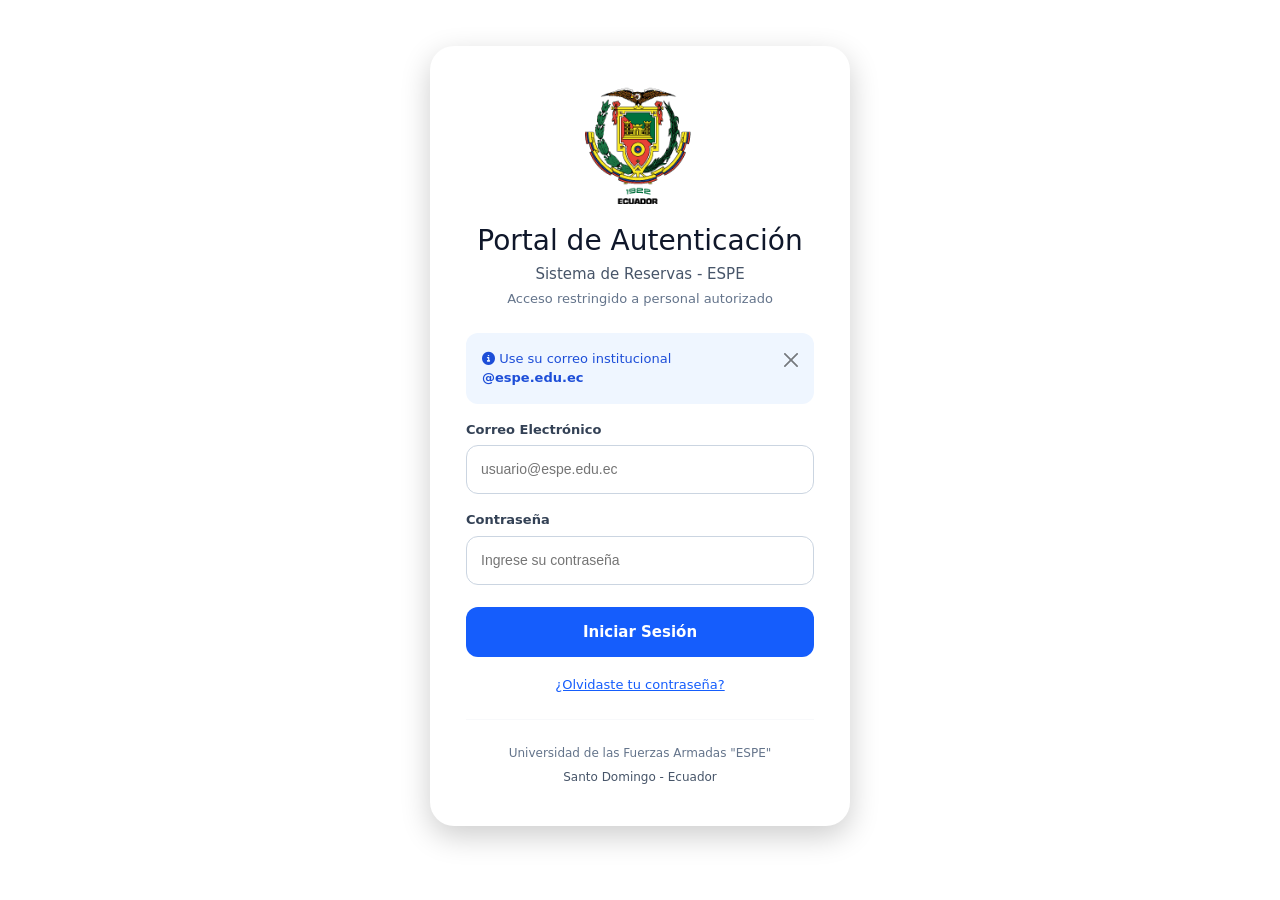
<file: index.html>
<!DOCTYPE html>
<html lang="es">

<head>
  <meta charset="UTF-8">
  <meta name="viewport" content="width=device-width, initial-scale=1.0">
  <title>EspeLab - Inicio de Sesión</title>
  <link rel="icon" href="icon/Logon_theapplication_2961.ico" type="image/x-icon">
  <!-- Bootstrap 5 -->
  <link href="https://cdn.jsdelivr.net/npm/bootstrap@5.3.3/dist/css/bootstrap.min.css" rel="stylesheet">
  <!-- Font Awesome -->
  <link rel="stylesheet" href="https://cdnjs.cloudflare.com/ajax/libs/font-awesome/6.5.0/css/all.min.css">
  <!-- CSS propios -->
  <link rel="stylesheet" href="css/general.css">
  <link rel="stylesheet" href="css/index.css">
</head>

<body>

  <main id="login-card">

    <img src="img/Logo2.png" alt="Logo ESPE" class="logo-espe">

    <h1>Portal de Autenticación</h1>
    <h2>Sistema de Reservas - ESPE</h2>
    <p class="subtitulo-login">Acceso restringido a personal autorizado</p>

    <!-- Alerta Bootstrap de bienvenida -->
    <div class="alert alert-info alert-dismissible fade show alerta-info-login" role="alert">
      <i class="fa-solid fa-circle-info"></i>
      Use su correo institucional <strong>@espe.edu.ec</strong>
      <button type="button" class="btn-close" data-bs-dismiss="alert"></button>
    </div>

    <form class="formulario-login" action="pages/Reserva/Reserva.html" method="get">
      <label for="correo">Correo Electrónico</label>
      <input type="email" id="correo" name="correo" placeholder="usuario@espe.edu.ec" required>

      <label for="contrasena">Contraseña</label>
      <input type="password" id="contrasena" name="contrasena" placeholder="Ingrese su contraseña"
        pattern="(?=.*\d)(?=.*[a-z])(?=.*[A-Z]).{8,}"
        title="Debe contener al menos un número, una letra mayúscula, una letra minúscula y tener mínimo 8 caracteres"
        required>

      <input class="btn-ingresar" title="Inicia Sesión" type="submit" value="Iniciar Sesión">
    </form>

    <p class="enlace-recuperar">
      <a title="Recuperar Contraseña" href="#">
        ¿Olvidaste tu contraseña?
      </a>
    </p>

    <hr>

    <footer>
      Universidad de las Fuerzas Armadas "ESPE"
      <p>Santo Domingo - Ecuador</p>
    </footer>

  </main>

  <script src="https://cdn.jsdelivr.net/npm/bootstrap@5.3.3/dist/js/bootstrap.bundle.min.js"></script>
</body>

</html>
</file>
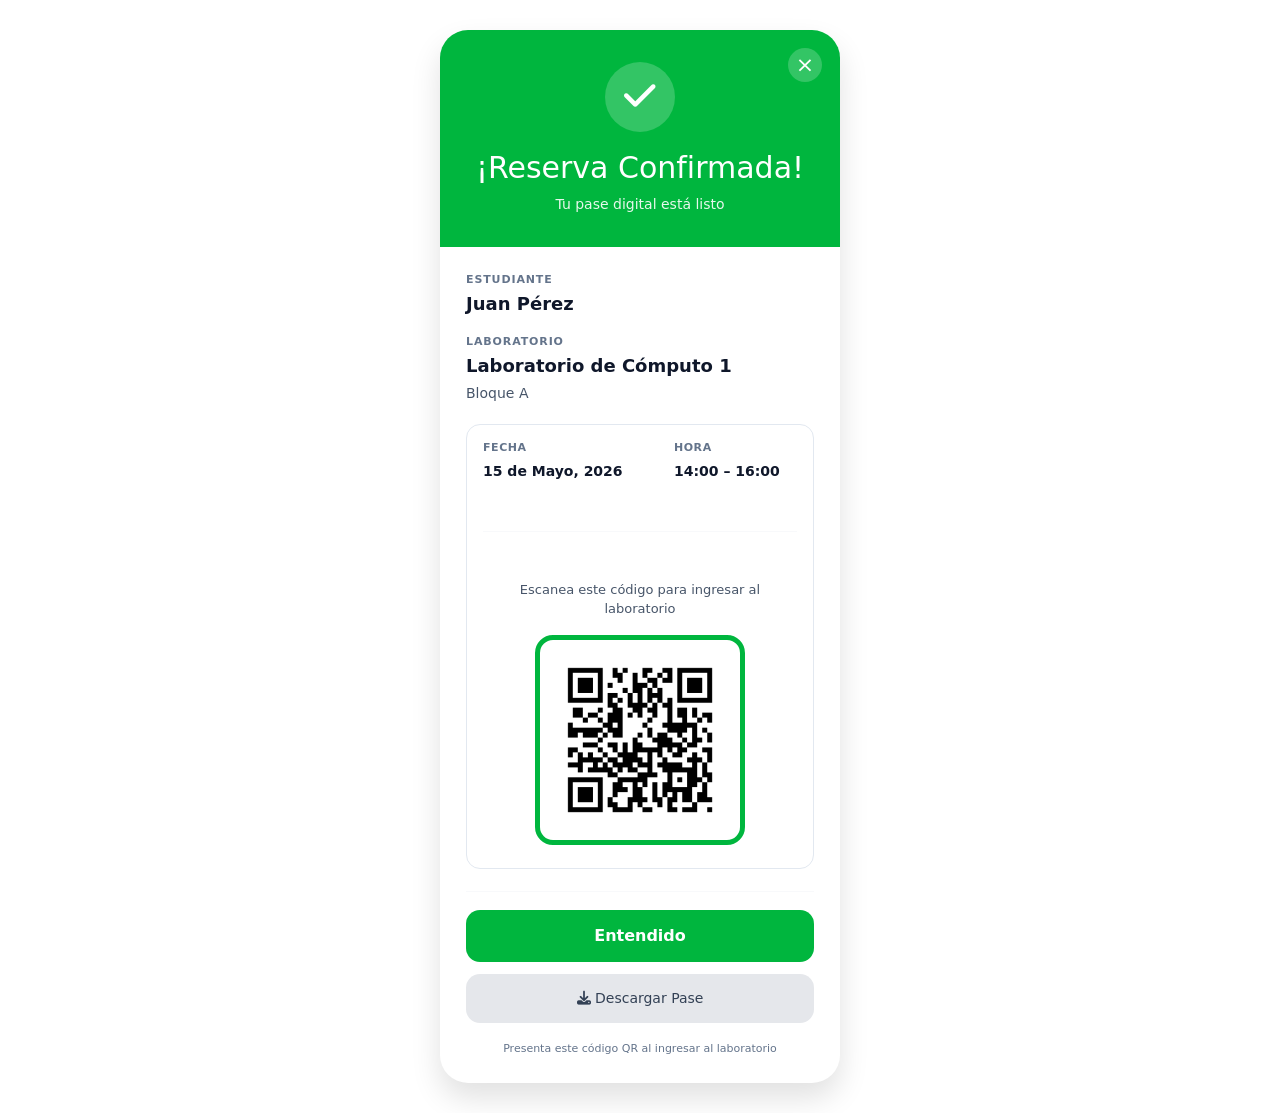
<file: pages/confirmacion/confirmacion.html>
<!DOCTYPE html>
<html lang="es">

<head>
  <meta charset="UTF-8">
  <meta name="viewport" content="width=device-width, initial-scale=1.0">
  <title>EspeLab - Confirmación de Reserva</title>
  <link href="https://cdn.jsdelivr.net/npm/bootstrap@5.3.3/dist/css/bootstrap.min.css" rel="stylesheet">
  <link rel="stylesheet" href="https://cdnjs.cloudflare.com/ajax/libs/font-awesome/6.5.0/css/all.min.css">
  <link rel="stylesheet" href="../../css/general.css">
  <link rel="stylesheet" href="../../css/confirmacion.css">
</head>

<body>

  <main id="confirmacion-card">

    <header>
      <a href="../Reserva/Reserva.html" class="btn-cerrar-modal">×</a>
      <span class="icono-check">
        <i class="fa-solid fa-check"></i>
      </span>
      <h1>¡Reserva Confirmada!</h1>
      <p>Tu pase digital está listo</p>
    </header>

    <article>

      <h2 class="etiqueta-dato">ESTUDIANTE</h2>
      <p class="valor-dato">Juan Pérez</p>

      <h2 class="etiqueta-dato">LABORATORIO</h2>
      <p class="valor-dato">Laboratorio de Cómputo 1</p>
      <p class="subtexto-dato">Bloque A</p>

      <table id="tabla-reserva">
        <tr>
          <td>
            <h3 class="label-tabla">FECHA</h3>
            <strong class="valor-tabla">15 de Mayo, 2026</strong>
          </td>
          <td>
            <h3 class="label-tabla">HORA</h3>
            <strong class="valor-tabla">14:00 – 16:00</strong>
          </td>
        </tr>
        <tr>
          <td colspan="2"><hr></td>
        </tr>
        <tr>
          <td colspan="2" class="celda-qr">
            <p class="texto-qr">Escanea este código para ingresar al laboratorio</p>
            <figure class="qr-figure">
              <img src="../../img/qr.png" alt="Código QR" width="210">
            </figure>
          </td>
        </tr>
      </table>

      <hr>

      <a href="../Reserva/Reserva.html" title="Entendido" class="btn-entendido">
        Entendido
      </a>

      <button title="Descargar pase" class="btn-descargar">
        <i class="fa-solid fa-download"></i> Descargar Pase
      </button>

      <footer>
        Presenta este código QR al ingresar al laboratorio
      </footer>

    </article>

  </main>

  <script src="https://cdn.jsdelivr.net/npm/bootstrap@5.3.3/dist/js/bootstrap.bundle.min.js"></script>
</body>

</html>
</file>
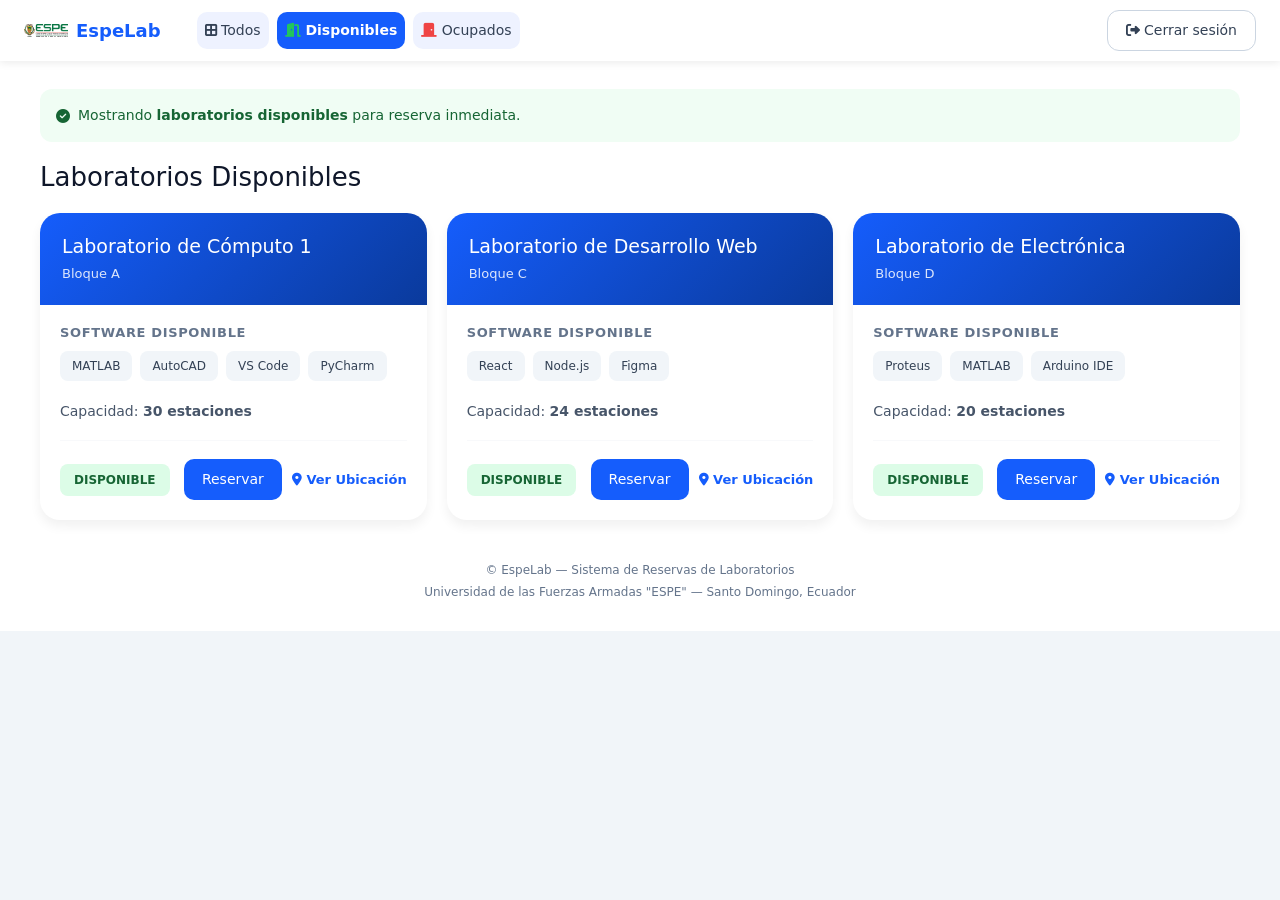
<file: pages/Disponibles/Disponibles.html>
<!DOCTYPE html>
<html lang="es">

<head>
  <meta charset="UTF-8">
  <meta name="viewport" content="width=device-width, initial-scale=1.0">
  <title>EspeLab - Laboratorios Disponibles</title>
  <link rel="icon" href="../../icon/Computer_PC_Monitor_1906.ico" type="image/x-icon">
  <link href="https://cdn.jsdelivr.net/npm/bootstrap@5.3.3/dist/css/bootstrap.min.css" rel="stylesheet">
  <link rel="stylesheet" href="https://cdnjs.cloudflare.com/ajax/libs/font-awesome/6.5.0/css/all.min.css">
  <link rel="stylesheet" href="../../css/general.css">
  <link rel="stylesheet" href="../../css/disponibles.css">
</head>

<body>

  <!-- NAVBAR -->
  <nav class="navbar navbar-expand-lg navbar-espe">
    <div class="container-fluid px-4">
      <a class="navbar-brand d-flex align-items-center gap-2" href="#">
        <img src="../../img/Logo.png" alt="Logo ESPE" class="logo-nav">
        <span class="nombre-sistema">EspeLab</span>
      </a>
      <button class="navbar-toggler" type="button" data-bs-toggle="collapse" data-bs-target="#navMenu">
        <span class="navbar-toggler-icon"></span>
      </button>
      <div class="collapse navbar-collapse" id="navMenu">
        <ul class="navbar-nav me-auto mb-2 mb-lg-0 ms-3">
          <li class="nav-item">
            <a class="nav-link nav-pill" href="../Reserva/Reserva.html">
              <i class="fa-solid fa-border-all"></i> Todos
            </a>
          </li>
          <li class="nav-item">
            <a class="nav-link nav-pill activo" href="Disponibles.html">
              <i class="fa-solid fa-door-open icono-disponible"></i> Disponibles
            </a>
          </li>
          <li class="nav-item">
            <a class="nav-link nav-pill" href="../Ocupados/Ocupados.html">
              <i class="fa-solid fa-door-closed icono-ocupado"></i> Ocupados
            </a>
          </li>
        </ul>
        <form action="../../index.html">
          <button class="btn-cerrar-sesion">
            <i class="fa-solid fa-right-from-bracket"></i> Cerrar sesión
          </button>
        </form>
      </div>
    </div>
  </nav>

  <div class="contenido-pagina">

    <!-- Alerta Bootstrap informativa -->
    <div class="alert alert-success alerta-disponibles d-flex align-items-center" role="alert">
      <i class="fa-solid fa-circle-check me-2"></i>
      <span>Mostrando <strong>laboratorios disponibles</strong> para reserva inmediata.</span>
    </div>

    <h1 class="titulo-pagina">Laboratorios Disponibles</h1>

    <main id="grilla-disponibles">

       <article class="tarjeta">
          <header>
            <h2>Laboratorio de Cómputo 1</h2>
            <p>Bloque A</p>
          </header>
          <section>
            <h3>Software Disponible</h3>
            <div class="lista-software">
              <span class="tag-software">MATLAB</span>
              <span class="tag-software">AutoCAD</span>
              <span class="tag-software">VS Code</span>
              <span class="tag-software">PyCharm</span>
            </div>
            <p class="capacidad-lab">Capacidad: <strong>30 estaciones</strong></p>
            <hr>
            <footer>
              <span class="badge-disponible">DISPONIBLE</span>
              <div class="acciones-tarjeta">
                <button class="btn-reservar" data-bs-toggle="modal" data-bs-target="#modalReserva">
                  Reservar
                </button>
                <a href="https://maps.app.goo.gl/d2ScjC3G9fAjWrZv9" target="_blank" class="enlace-ubicacion">
                  <i class="fa-solid fa-location-dot"></i> Ver Ubicación
                </a>
              </div>
            </footer>
          </section>
        </article>


      <article class="tarjeta">
          <header>
            <h2>Laboratorio de Desarrollo Web</h2>
            <p>Bloque C</p>
          </header>
          <section>
            <h3>Software Disponible</h3>
            <div class="lista-software">
              <span class="tag-software">React</span>
              <span class="tag-software">Node.js</span>
              <span class="tag-software">Figma</span>
            </div>
            <p class="capacidad-lab">Capacidad: <strong>24 estaciones</strong></p>
            <hr>
            <footer>
              <span class="badge-disponible">DISPONIBLE</span>
              <div class="acciones-tarjeta">
                <button class="btn-reservar" data-bs-toggle="modal" data-bs-target="#modalReserva">
                  Reservar
                </button>
                <a href="https://maps.app.goo.gl/d2ScjC3G9fAjWrZv9" target="_blank" class="enlace-ubicacion">
                  <i class="fa-solid fa-location-dot"></i> Ver Ubicación
                </a>
              </div>
            </footer>
          </section>
        </article>

      <article class="tarjeta">
          <header>
            <h2>Laboratorio de Electrónica</h2>
            <p>Bloque D</p>
          </header>
          <section>
            <h3>Software Disponible</h3>
            <div class="lista-software">
              <span class="tag-software">Proteus</span>
              <span class="tag-software">MATLAB</span>
              <span class="tag-software">Arduino IDE</span>
            </div>
            <p class="capacidad-lab">Capacidad: <strong>20 estaciones</strong></p>
            <hr>
            <footer>
              <span class="badge-disponible">DISPONIBLE</span>
              <div class="acciones-tarjeta">
                <button class="btn-reservar" data-bs-toggle="modal" data-bs-target="#modalReserva">
                  Reservar
                </button>
                <a href="https://maps.app.goo.gl/d2ScjC3G9fAjWrZv9" target="_blank" class="enlace-ubicacion">
                  <i class="fa-solid fa-location-dot"></i> Ver Ubicación
                </a>
              </div>
            </footer>
          </section>
        </article>
    </main>

    <!-- Modal -->
    <div class="modal fade" id="modalReserva" tabindex="-1" aria-labelledby="modalReservaLabel" aria-hidden="true">
      <div class="modal-dialog modal-dialog-centered">
        <form action="../confirmacion/confirmacion.html" method="GET" class="modal-content modal-espe">

          <div class="modal-header modal-header-espe">
            <h5 class="modal-title" id="modalReservaLabel">
              <i class="fa-solid fa-calendar-check"></i> Confirmar Reserva
            </h5>
            <button type="button" class="btn-close btn-close-white" data-bs-dismiss="modal" type="button"></button>
          </div>

          <div class="modal-body">
            <p class="modal-lab-nombre" id="modalLabNombre">Laboratorio de Cómputo 1</p>
            <p class="modal-lab-bloque" id="modalLabBloque">Bloque A</p>
            <hr>

            <div class="modal-form-grupo">
              <label for="modalFecha">Fecha de reserva</label>
              <input type="date" class="modal-input" id="modalFecha" name="fecha" required>
            </div>

            <div class="modal-form-grupo">
              <label for="modalHoraInicio">Hora inicio</label>
              <input type="time" class="modal-input" id="modalHoraInicio" name="hora_inicio" required>
            </div>

            <div class="modal-form-grupo">
              <label for="modalHoraFin">Hora fin</label>
              <input type="time" class="modal-input" id="modalHoraFin" name="hora_fin" required>
            </div>
          </div>

          <div class="modal-footer modal-footer-espe">
            <button type="button" class="btn-modal-cancelar" data-bs-dismiss="modal">Cancelar</button>
            <button type="submit" class="btn-modal-confirmar">
              <i class="fa-solid fa-check"></i> Confirmar Reserva
            </button>
          </div>

        </form>
      </div>
    </div>

    <footer id="pie-pagina">
      &copy; EspeLab — Sistema de Reservas de Laboratorios<br>
      Universidad de las Fuerzas Armadas "ESPE" — Santo Domingo, Ecuador
    </footer>

  </div>

  <script src="https://cdn.jsdelivr.net/npm/bootstrap@5.3.3/dist/js/bootstrap.bundle.min.js"></script>
</body>

</html>
</file>
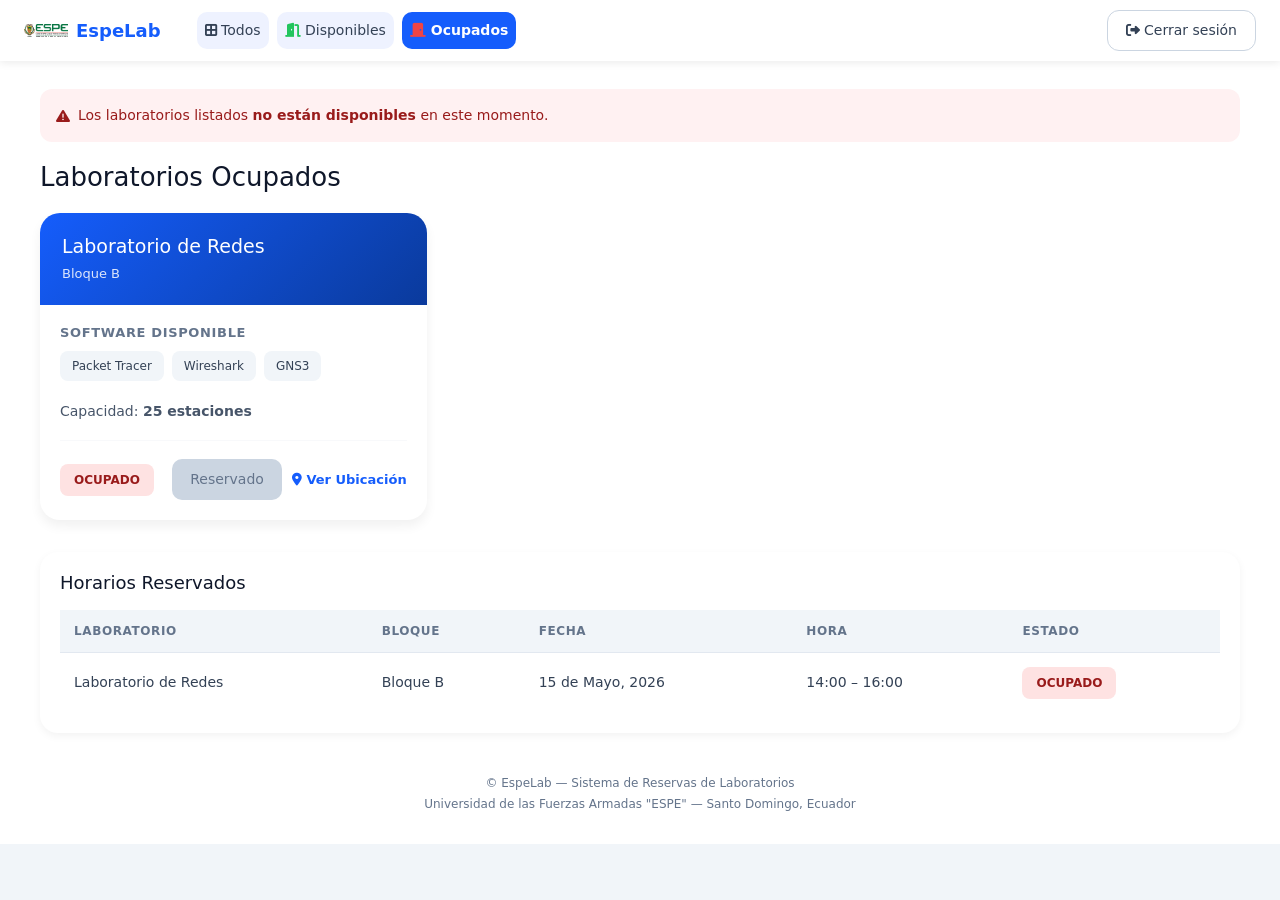
<file: pages/Ocupados/Ocupados.html>
<!DOCTYPE html>
<html lang="es">

<head>
  <meta charset="UTF-8">
  <meta name="viewport" content="width=device-width, initial-scale=1.0">
  <title>EspeLab - Laboratorios Ocupados</title>
  <link rel="icon" href="../../icon/Computer_PC_Monitor_1906.ico" type="image/x-icon">
  <link href="https://cdn.jsdelivr.net/npm/bootstrap@5.3.3/dist/css/bootstrap.min.css" rel="stylesheet">
  <link rel="stylesheet" href="https://cdnjs.cloudflare.com/ajax/libs/font-awesome/6.5.0/css/all.min.css">
  <link rel="stylesheet" href="../../css/general.css">
  <link rel="stylesheet" href="../../css/ocupados.css">
    <script src="https://cdn.jsdelivr.net/npm/bootstrap@5.3.3/dist/js/bootstrap.bundle.min.js"></script>
</head>

<body>

  <!-- NAVBAR -->
  <nav class="navbar navbar-expand-lg navbar-espe">
    <div class="container-fluid px-4">
      <a class="navbar-brand d-flex align-items-center gap-2" href="#">
        <img src="../../img/Logo.png" alt="Logo ESPE" class="logo-nav">
        <span class="nombre-sistema">EspeLab</span>
      </a>
      <button class="navbar-toggler" type="button" data-bs-toggle="collapse" data-bs-target="#navMenu">
        <span class="navbar-toggler-icon"></span>
      </button>
      <div class="collapse navbar-collapse" id="navMenu">
        <ul class="navbar-nav me-auto mb-2 mb-lg-0 ms-3">
          <li class="nav-item">
            <a class="nav-link nav-pill" href="../Reserva/Reserva.html">
              <i class="fa-solid fa-border-all"></i> Todos
            </a>
          </li>
          <li class="nav-item">
            <a class="nav-link nav-pill" href="../Disponibles/Disponibles.html">
              <i class="fa-solid fa-door-open icono-disponible"></i> Disponibles
            </a>
          </li>
          <li class="nav-item">
            <a class="nav-link nav-pill activo" href="Ocupados.html">
              <i class="fa-solid fa-door-closed icono-ocupado"></i> Ocupados
            </a>
          </li>
        </ul>
        <form action="../../index.html">
          <button class="btn-cerrar-sesion">
            <i class="fa-solid fa-right-from-bracket"></i> Cerrar sesión
          </button>
        </form>
      </div>
    </div>
  </nav>

  <div class="contenido-pagina">

    <!-- Alerta de advertencia Bootstrap -->
    <div class="alert alert-danger alerta-ocupados d-flex align-items-center" role="alert">
      <i class="fa-solid fa-triangle-exclamation me-2"></i>
      <span>Los laboratorios listados <strong>no están disponibles</strong> en este momento.</span>
    </div>

    <h1 class="titulo-pagina">Laboratorios Ocupados</h1>

    <main id="grilla-ocupados">

       <article class="tarjeta">
          <header>
            <h2>Laboratorio de Redes</h2>
            <p>Bloque B</p>
          </header>
          <section>
            <h3>Software Disponible</h3>
            <div class="lista-software">
              <span class="tag-software">Packet Tracer</span>
              <span class="tag-software">Wireshark</span>
              <span class="tag-software">GNS3</span>
            </div>
            <p class="capacidad-lab">Capacidad: <strong>25 estaciones</strong></p>
            <hr>
            <footer>
              <span class="badge-ocupado">OCUPADO</span>
              <div class="acciones-tarjeta">
                <button disabled class="btn-reservado">Reservado</button>
                <a href="https://maps.app.goo.gl/d2ScjC3G9fAjWrZv9" target="_blank" class="enlace-ubicacion">
                  <i class="fa-solid fa-location-dot"></i> Ver Ubicación
                </a>
              </div>
            </footer>
          </section>
        </article>


    </main>

    <!-- Tabla de horarios ocupados -->
    <section class="seccion-tabla-horarios mt-4">
      <h2 class="titulo-seccion">Horarios Reservados</h2>
      <div class="tabla-responsive-wrapper">
        <table class="tabla-horarios">
          <thead>
            <tr>
              <th>Laboratorio</th>
              <th>Bloque</th>
              <th>Fecha</th>
              <th>Hora</th>
              <th>Estado</th>
            </tr>
          </thead>
          <tbody>
            <tr>
              <td>Laboratorio de Redes</td>
              <td>Bloque B</td>
              <td>15 de Mayo, 2026</td>
              <td>14:00 – 16:00</td>
              <td><span class="badge-ocupado">OCUPADO</span></td>
            </tr>
          </tbody>
        </table>
      </div>
    </section>

    <footer id="pie-pagina">
      &copy; EspeLab — Sistema de Reservas de Laboratorios<br>
      Universidad de las Fuerzas Armadas "ESPE" — Santo Domingo, Ecuador
    </footer>

  </div>


</body>

</html>
</file>
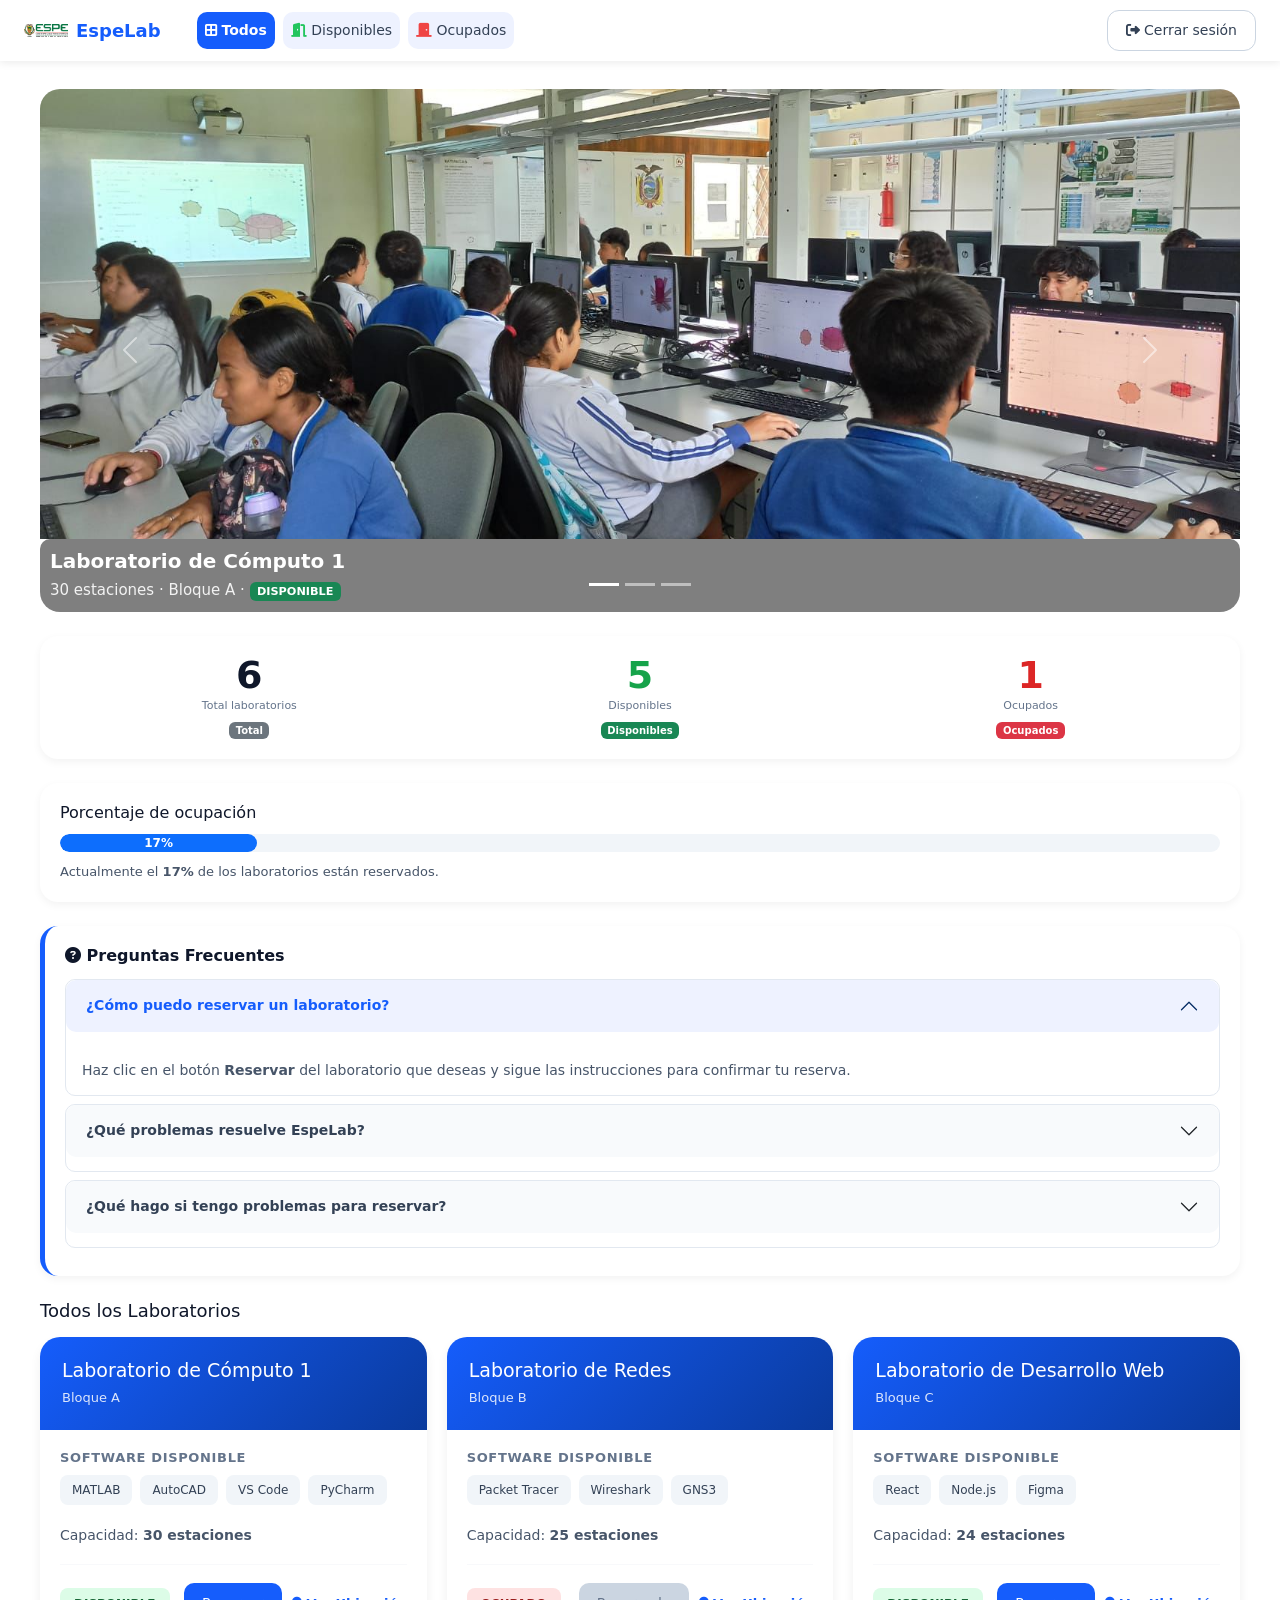
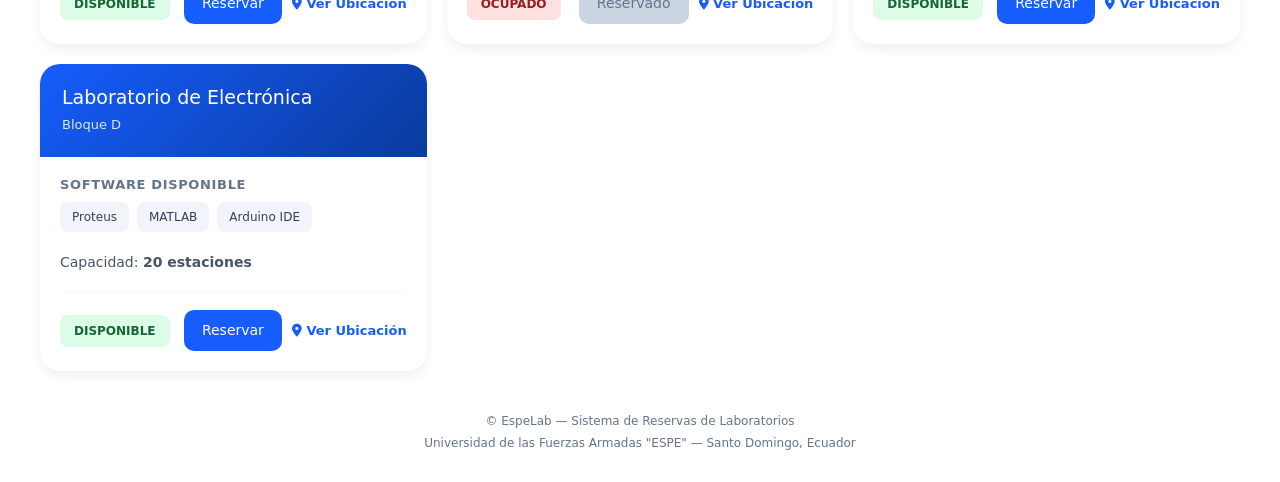
<file: pages/Reserva/Reserva.html>
<!DOCTYPE html>
<html lang="es">

<head>
  <meta charset="UTF-8">
  <meta name="viewport" content="width=device-width, initial-scale=1.0">
  <title>EspeLab - Reserva de Laboratorios</title>
  <link rel="icon" href="../../icon/Computer_PC_Monitor_1906.ico" type="image/x-icon">
  <!-- Bootstrap 5 -->
  <link href="https://cdn.jsdelivr.net/npm/bootstrap@5.3.3/dist/css/bootstrap.min.css" rel="stylesheet">
  <!-- Font Awesome -->
  <link rel="stylesheet" href="https://cdnjs.cloudflare.com/ajax/libs/font-awesome/6.5.0/css/all.min.css">
  <!-- CSS propios -->
  <link rel="stylesheet" href="../../css/general.css">
  <link rel="stylesheet" href="../../css/reserva.css">

  <script src="https://cdn.jsdelivr.net/npm/bootstrap@5.3.3/dist/js/bootstrap.bundle.min.js"></script>
</head>

<body>

  <!-- ===== NAVBAR BOOTSTRAP ===== -->
  <nav class="navbar navbar-expand-lg navbar-espe">
    <div class="container-fluid px-4">

      <a class="navbar-brand d-flex align-items-center gap-2" href="#">
        <img src="../../img/Logo.png" alt="Logo ESPE" class="logo-nav">
        <span class="nombre-sistema">EspeLab</span>
      </a>

      <button class="navbar-toggler" type="button" data-bs-toggle="collapse" data-bs-target="#navMenu">
        <span class="navbar-toggler-icon"></span>
      </button>

      <div class="collapse navbar-collapse" id="navMenu">
        <ul class="navbar-nav me-auto mb-2 mb-lg-0 ms-3">
          <li class="nav-item">
            <a class="nav-link nav-pill activo" href="Reserva.html">
              <i class="fa-solid fa-border-all"></i> Todos
            </a>
          </li>
          <li class="nav-item">
            <a class="nav-link nav-pill" href="../Disponibles/Disponibles.html">
              <i class="fa-solid fa-door-open icono-disponible"></i> Disponibles
            </a>
          </li>
          <li class="nav-item">
            <a class="nav-link nav-pill" href="../Ocupados/Ocupados.html">
              <i class="fa-solid fa-door-closed icono-ocupado"></i> Ocupados
            </a>
          </li>
        </ul>
        <form action="../../index.html">
          <button class="btn-cerrar-sesion">
            <i class="fa-solid fa-right-from-bracket"></i> Cerrar sesión
          </button>
        </form>
      </div>

    </div>
  </nav>

  <div class="contenido-pagina">

    <!-- ===== CARRUSEL BOOTSTRAP ===== -->
   <section class="seccion-carrusel mb-4">
    <div id="carruselLabs" class="carousel slide carousel-fade" data-bs-ride="carousel">

        <div class="carousel-indicators">
            <button type="button" data-bs-target="#carruselLabs" data-bs-slide-to="0" class="active"></button>
            <button type="button" data-bs-target="#carruselLabs" data-bs-slide-to="1"></button>
            <button type="button" data-bs-target="#carruselLabs" data-bs-slide-to="2"></button>
        </div>

        <div class="carousel-inner">

            <div class="carousel-item active">
                <img src="../../img/lab1.jpeg" alt="Laboratorio de cómputo" class="d-block w-100">
                <div class="carousel-caption">
                    <h3>Laboratorio de Cómputo 1</h3>
                    <p>30 estaciones · Bloque A · <span class="badge bg-success">DISPONIBLE</span></p>
                </div>
            </div>

            <div class="carousel-item">
                <img src="../../img/labWeb.jpg" alt="Laboratorio de desarrollo web" class="d-block w-100">
                <div class="carousel-caption">
                    <h3>Laboratorio de Desarrollo Web</h3>
                    <p>24 estaciones · Bloque C · <span class="badge bg-success">DISPONIBLE</span></p>
                </div>
            </div>

            <div class="carousel-item">
                <img src="../../img/labElectronica.jpg" alt="Laboratorio de electrónica" class="d-block w-100">
                <div class="carousel-caption">
                    <h3>Laboratorio de Electrónica</h3>
                    <p>20 estaciones · Bloque D · <span class="badge bg-success">DISPONIBLE</span></p>
                </div>
            </div>

        </div>

        <button class="carousel-control-prev" type="button" data-bs-target="#carruselLabs" data-bs-slide="prev">
            <span class="carousel-control-prev-icon"></span>
        </button>

        <button class="carousel-control-next" type="button" data-bs-target="#carruselLabs" data-bs-slide="next">
            <span class="carousel-control-next-icon"></span>
        </button>

    </div>
</section>

    <!-- ===== ESTADÍSTICAS (Badges Bootstrap) ===== -->
    <section class="seccion-estadisticas mb-4">
      <div class="fila-stats">
        <div class="stat-card">
          <span class="stat-numero">6</span>
          <span class="stat-label">Total laboratorios</span>
          <span class="badge bg-secondary badge-stat">Total</span>
        </div>
        <div class="stat-card">
          <span class="stat-numero texto-verde">5</span>
          <span class="stat-label">Disponibles</span>
          <span class="badge bg-success badge-stat">Disponibles</span>
        </div>
        <div class="stat-card">
          <span class="stat-numero texto-rojo">1</span>
          <span class="stat-label">Ocupados</span>
          <span class="badge bg-danger badge-stat">Ocupados</span>
        </div>
      </div>
    </section>

    <!-- ===== PROGRESO ===== -->
    <section id="porcentaje-labs" class="mb-4">
      <h2>Porcentaje de ocupación</h2>
      <div class="progress barra-progreso" role="progressbar" aria-valuenow="17" aria-valuemin="0" aria-valuemax="100">
        <div class="progress-bar bg-primary" style="width: 17%">17%</div>
      </div>
      <p>Actualmente el <strong>17%</strong> de los laboratorios están reservados.</p>
    </section>

    <!-- ===== PREGUNTAS FRECUENTES (Accordion Bootstrap) ===== -->
    <section id="preguntas-frecuentes" class="mb-4">
      <h2><i class="fa-solid fa-circle-question"></i> Preguntas Frecuentes</h2>
      <div class="accordion accordion-espe" id="faqAccordion">
        <div class="accordion-item">
          <h2 class="accordion-header">
            <button class="accordion-button" type="button" data-bs-toggle="collapse" data-bs-target="#faq1">
              ¿Cómo puedo reservar un laboratorio?
            </button>
          </h2>
          <div id="faq1" class="accordion-collapse collapse show" data-bs-parent="#faqAccordion">
            <div class="accordion-body">
              Haz clic en el botón <strong>Reservar</strong> del laboratorio que deseas y sigue las instrucciones para confirmar tu reserva.
            </div>
          </div>
        </div>
        <div class="accordion-item">
          <h2 class="accordion-header">
            <button class="accordion-button collapsed" type="button" data-bs-toggle="collapse" data-bs-target="#faq2">
              ¿Qué problemas resuelve EspeLab?
            </button>
          </h2>
          <div id="faq2" class="accordion-collapse collapse" data-bs-parent="#faqAccordion">
            <div class="accordion-body">
              EspeLab digitaliza la gestión de reservas de laboratorios, eliminando filas y conflictos de horario en la asignación de espacios académicos.
            </div>
          </div>
        </div>
        <div class="accordion-item">
          <h2 class="accordion-header">
            <button class="accordion-button collapsed" type="button" data-bs-toggle="collapse" data-bs-target="#faq3">
              ¿Qué hago si tengo problemas para reservar?
            </button>
          </h2>
          <div id="faq3" class="accordion-collapse collapse" data-bs-parent="#faqAccordion">
            <div class="accordion-body">
              Contacta al soporte técnico en <a href="mailto:soporte@espe.edu.ec">soporte@espe.edu.ec</a>
            </div>
          </div>
        </div>
      </div>
    </section>

    <!-- ===== GRILLA DE LABORATORIOS ===== -->
    <section class="mb-4">
      <h2 class="titulo-seccion">Todos los Laboratorios</h2>
      <div id="grilla-labs">

        <!-- Tarjeta 1 -->
        <article class="tarjeta">
          <header>
            <h2>Laboratorio de Cómputo 1</h2>
            <p>Bloque A</p>
          </header>
          <section>
            <h3>Software Disponible</h3>
            <div class="lista-software">
              <span class="tag-software">MATLAB</span>
              <span class="tag-software">AutoCAD</span>
              <span class="tag-software">VS Code</span>
              <span class="tag-software">PyCharm</span>
            </div>
            <p class="capacidad-lab">Capacidad: <strong>30 estaciones</strong></p>
            <hr>
            <footer>
              <span class="badge-disponible">DISPONIBLE</span>
              <div class="acciones-tarjeta">
                <button class="btn-reservar" data-bs-toggle="modal" data-bs-target="#modalReserva">
                  Reservar
                </button>
                <a href="https://maps.app.goo.gl/d2ScjC3G9fAjWrZv9" target="_blank" class="enlace-ubicacion">
                  <i class="fa-solid fa-location-dot"></i> Ver Ubicación
                </a>
              </div>
            </footer>
          </section>
        </article>

        <!-- Tarjeta 2 -->
        <article class="tarjeta">
          <header>
            <h2>Laboratorio de Redes</h2>
            <p>Bloque B</p>
          </header>
          <section>
            <h3>Software Disponible</h3>
            <div class="lista-software">
              <span class="tag-software">Packet Tracer</span>
              <span class="tag-software">Wireshark</span>
              <span class="tag-software">GNS3</span>
            </div>
            <p class="capacidad-lab">Capacidad: <strong>25 estaciones</strong></p>
            <hr>
            <footer>
              <span class="badge-ocupado">OCUPADO</span>
              <div class="acciones-tarjeta">
                <button disabled class="btn-reservado">Reservado</button>
                <a href="https://maps.app.goo.gl/d2ScjC3G9fAjWrZv9" target="_blank" class="enlace-ubicacion">
                  <i class="fa-solid fa-location-dot"></i> Ver Ubicación
                </a>
              </div>
            </footer>
          </section>
        </article>

        <!-- Tarjeta 3 -->
        <article class="tarjeta">
          <header>
            <h2>Laboratorio de Desarrollo Web</h2>
            <p>Bloque C</p>
          </header>
          <section>
            <h3>Software Disponible</h3>
            <div class="lista-software">
              <span class="tag-software">React</span>
              <span class="tag-software">Node.js</span>
              <span class="tag-software">Figma</span>
            </div>
            <p class="capacidad-lab">Capacidad: <strong>24 estaciones</strong></p>
            <hr>
            <footer>
              <span class="badge-disponible">DISPONIBLE</span>
              <div class="acciones-tarjeta">
                <button class="btn-reservar" data-bs-toggle="modal" data-bs-target="#modalReserva">
                  Reservar
                </button>
                <a href="https://maps.app.goo.gl/d2ScjC3G9fAjWrZv9" target="_blank" class="enlace-ubicacion">
                  <i class="fa-solid fa-location-dot"></i> Ver Ubicación
                </a>
              </div>
            </footer>
          </section>
        </article>

        <!-- Tarjeta 4 -->
        <article class="tarjeta">
          <header>
            <h2>Laboratorio de Electrónica</h2>
            <p>Bloque D</p>
          </header>
          <section>
            <h3>Software Disponible</h3>
            <div class="lista-software">
              <span class="tag-software">Proteus</span>
              <span class="tag-software">MATLAB</span>
              <span class="tag-software">Arduino IDE</span>
            </div>
            <p class="capacidad-lab">Capacidad: <strong>20 estaciones</strong></p>
            <hr>
            <footer>
              <span class="badge-disponible">DISPONIBLE</span>
              <div class="acciones-tarjeta">
                <button class="btn-reservar" data-bs-toggle="modal" data-bs-target="#modalReserva">
                  Reservar
                </button>
                <a href="https://maps.app.goo.gl/d2ScjC3G9fAjWrZv9" target="_blank" class="enlace-ubicacion">
                  <i class="fa-solid fa-location-dot"></i> Ver Ubicación
                </a>
              </div>
            </footer>
          </section>
        </article>

      </div>
    </section>

    <!-- ===== MODAL BOOTSTRAP DE RESERVA ===== -->
        <div class="modal fade" id="modalReserva" tabindex="-1" aria-labelledby="modalReservaLabel" aria-hidden="true">
      <div class="modal-dialog modal-dialog-centered">
        <form action="../confirmacion/confirmacion.html" method="GET" class="modal-content modal-espe">

          <div class="modal-header modal-header-espe">
            <h5 class="modal-title" id="modalReservaLabel">
              <i class="fa-solid fa-calendar-check"></i> Confirmar Reserva
            </h5>
            <button type="button" class="btn-close btn-close-white" data-bs-dismiss="modal" type="button"></button>
          </div>

          <div class="modal-body">
            <p class="modal-lab-nombre" id="modalLabNombre">Laboratorio de Cómputo 1</p>
            <p class="modal-lab-bloque" id="modalLabBloque">Bloque A</p>
            <hr>

            <div class="modal-form-grupo">
              <label for="modalFecha">Fecha de reserva</label>
              <input type="date" class="modal-input" id="modalFecha" name="fecha" required>
            </div>

            <div class="modal-form-grupo">
              <label for="modalHoraInicio">Hora inicio</label>
              <input type="time" class="modal-input" id="modalHoraInicio" name="hora_inicio" required>
            </div>

            <div class="modal-form-grupo">
              <label for="modalHoraFin">Hora fin</label>
              <input type="time" class="modal-input" id="modalHoraFin" name="hora_fin" required>
            </div>
          </div>

          <div class="modal-footer modal-footer-espe">
            <button type="button" class="btn-modal-cancelar" data-bs-dismiss="modal">Cancelar</button>
            <button type="submit" class="btn-modal-confirmar">
              <i class="fa-solid fa-check"></i> Confirmar Reserva
            </button>
          </div>

        </form>
      </div>
    </div>

    <footer id="pie-pagina">
      &copy; EspeLab — Sistema de Reservas de Laboratorios<br>
      Universidad de las Fuerzas Armadas "ESPE" — Santo Domingo, Ecuador
    </footer>

  </div><!-- fin contenido-pagina -->

  
</body>

</html>
</file>
<file: css/general.css>
/* ============================================================
   GENERAL.CSS
   Estilos base compartidos — Sistema EspeLab ESPE Santo Domingo
   Enfoque: Mobile-First
   ============================================================ */

/* ============================================================
   BLOQUE 1: RESET Y BASE
   ============================================================ */

* {
  box-sizing: border-box;
}

html {
  background-color: #F1F5F9;
  font-family: 'Segoe UI', Tahoma, Geneva, Verdana, sans-serif;
  margin: 0;
  padding: 0;
}

body {
  margin: 0;
  padding: 0;
  color: #334155;
}

/* ============================================================
   BLOQUE 2: TIPOGRAFÍA GENERAL
   ============================================================ */

h1 {
  margin: 0;
  font-size: 22px;
  color: #0F172A;
}

h2 {
  margin: 0;
  color: #0F172A;
}

h3 {
  margin: 0;
  color: #64748B;
  font-size: 13px;
  font-weight: 600;
  text-transform: uppercase;
  letter-spacing: 0.05em;
  margin-bottom: 10px;
}

p {
  margin: 0;
  color: #475569;
}

a {
  color: #155DFC;
  text-decoration: none;
}

a:hover {
  text-decoration: underline;
}

img {
  display: block;
  max-width: 100%;
}

/* ============================================================
   BLOQUE 3: NAVBAR PERSONALIZADA (Bootstrap override)
   Mobile-first: compacta por defecto
   ============================================================ */

.navbar-espe {
  background: white;
  box-shadow: 0 2px 8px rgba(0, 0, 0, 0.08);
  padding: 10px 0;
  position: sticky;
  top: 0;
  z-index: 100;
}

.logo-nav {
  width: 38px;
  height: auto;
}

.nombre-sistema {
  font-size: 18px;
  font-weight: 700;
  color: #155DFC;
}

.nav-pill {
  padding: 8px 16px;
  border-radius: 10px;
  color: #334155 !important;
  font-size: 14px;
  transition: background 0.2s;
  background: #EEF2FF;
  margin: 2px 4px;
}

.nav-pill:hover {
  background: #dde4ff !important;
  text-decoration: none;
}

.nav-pill.activo {
  background: #155DFC !important;
  color: white !important;
  font-weight: 600;
}

.icono-disponible {
  color: #22c55e;
}

.icono-ocupado {
  color: #ef4444;
}

/* ============================================================
   BLOQUE 4: CONTENIDO PRINCIPAL
   Padding reducido en móvil, mayor en escritorio
   ============================================================ */

.contenido-pagina {
  padding: 16px;
}

.titulo-pagina {
  font-size: 22px;
  color: #0F172A;
  margin-bottom: 20px;
}

.titulo-seccion {
  font-size: 18px;
  color: #0F172A;
  margin-bottom: 16px;
}

/* ============================================================
   BLOQUE 5: TARJETAS (ARTICLES)
   ============================================================ */

article.tarjeta {
  background: white;
  border-radius: 20px;
  overflow: hidden;
  box-shadow: 0 6px 12px rgba(0, 0, 0, 0.06);
  transition: transform 0.25s ease, box-shadow 0.25s ease;
}

article.tarjeta:hover {
  transform: translateY(-4px);
  box-shadow: 0 12px 24px rgba(0, 0, 0, 0.1);
}

article.tarjeta > header {
  background: linear-gradient(135deg, #155DFC, #0A3A9C);
  padding: 22px;
  color: white;
  display: block;
  margin-bottom: 0;
}

article.tarjeta > header h2 {
  margin: 0;
  font-size: 17px;
  color: white;
}

article.tarjeta > header p {
  margin-top: 6px;
  font-size: 13px;
  color: rgba(255, 255, 255, 0.85);
}

article.tarjeta section {
  padding: 20px;
  border-radius: 0;
  margin-bottom: 0;
  background: transparent;
}

article.tarjeta footer {
  display: flex;
  justify-content: space-between;
  align-items: center;
  flex-wrap: wrap;
  gap: 8px;
  margin-top: 0;
}

/* ============================================================
   BLOQUE 6: BADGES DE ESTADO
   ============================================================ */

.badge-disponible {
  background: #DCFCE7;
  color: #166534;
  padding: 7px 14px;
  border-radius: 8px;
  font-size: 12px;
  font-weight: 700;
  display: inline-block;
}

.badge-ocupado {
  background: #FEE2E2;
  color: #991B1B;
  padding: 7px 14px;
  border-radius: 8px;
  font-size: 12px;
  font-weight: 700;
  display: inline-block;
}

/* ============================================================
   BLOQUE 7: ETIQUETAS DE SOFTWARE
   ============================================================ */

.tag-software {
  background: #F1F5F9;
  padding: 6px 12px;
  border-radius: 8px;
  font-size: 12px;
  display: inline-block;
}

.lista-software {
  display: flex;
  flex-wrap: wrap;
  gap: 8px;
  margin-top: 10px;
}

/* ============================================================
   BLOQUE 8: BOTONES GENERALES
   ============================================================ */

button {
  cursor: pointer;
  font-size: 14px;
  border: none;
  border-radius: 10px;
  padding: 10px 18px;
  font-family: inherit;
}

.btn-reservar {
  background: #155DFC;
  color: white;
  border: none;
  padding: 10px 18px;
  border-radius: 10px;
  cursor: pointer;
  font-size: 14px;
  transition: background 0.2s, transform 0.2s;
}

.btn-reservar:hover {
  background: #0A3A9C;
  transform: scale(1.03);
}

.btn-reservado {
  background: #CBD5E1;
  color: #64748B;
  border: none;
  padding: 10px 18px;
  border-radius: 10px;
  cursor: not-allowed;
  font-size: 14px;
}

.btn-cerrar-sesion {
  background: white;
  border: 1px solid #CBD5E1;
  padding: 9px 18px;
  border-radius: 12px;
  cursor: pointer;
  color: #334155;
  font-size: 14px;
  font-family: inherit;
  transition: background 0.2s;
}

.btn-cerrar-sesion:hover {
  background: #F1F5F9;
}

/* ============================================================
   BLOQUE 9: ACCIONES DENTRO DE TARJETA
   ============================================================ */

.acciones-tarjeta {
  display: flex;
  align-items: center;
  gap: 10px;
  flex-wrap: wrap;
}

.capacidad-lab {
  margin-top: 20px;
  font-size: 14px;
  color: #475569;
}

.enlace-ubicacion {
  text-decoration: none;
  color: #155DFC;
  font-weight: 600;
  font-size: 13px;
}

.enlace-ubicacion:hover {
  text-decoration: underline;
}

/* ============================================================
   BLOQUE 10: SEPARADORES Y FOOTER GLOBAL
   ============================================================ */

hr {
  border: none;
  border-top: 1px solid #E2E8F0;
  margin: 18px 0;
}

#pie-pagina {
  text-align: center;
  margin-top: 40px;
  color: #64748B;
  font-size: 12px;
  line-height: 1.8;
}

/* ============================================================
   BLOQUE 11: FORMULARIOS GENERALES
   ============================================================ */

form {
  margin: 0;
}

input, textarea, select {
  font-family: 'Segoe UI', Tahoma, Geneva, Verdana, sans-serif;
  font-size: 14px;
}

/* ============================================================
   BLOQUE 12: TABLAS GENERALES
   ============================================================ */

table {
  width: 100%;
  border-collapse: collapse;
}

td, th {
  padding: 10px;
  vertical-align: top;
}

/* ============================================================
   BLOQUE 13: MODAL PERSONALIZADO
   ============================================================ */

.modal-espe {
  border-radius: 20px;
  overflow: hidden;
  border: none;
}

.modal-header-espe {
  background: linear-gradient(135deg, #155DFC, #0A3A9C);
  color: white;
  border: none;
  padding: 20px 24px;
}

.modal-header-espe .modal-title {
  color: white;
  font-size: 18px;
  font-weight: 600;
}

.modal-footer-espe {
  border: none;
  padding: 16px 24px;
  gap: 10px;
}

.modal-lab-nombre {
  font-size: 20px;
  font-weight: 700;
  color: #0F172A;
  margin-bottom: 4px;
}

.modal-lab-bloque {
  color: #64748B;
  font-size: 14px;
  margin-bottom: 8px;
}

.modal-form-grupo {
  margin-bottom: 14px;
}

.modal-form-grupo label {
  display: block;
  font-size: 13px;
  font-weight: 600;
  color: #334155;
  margin-bottom: 6px;
}

.modal-input {
  width: 100%;
  padding: 10px 14px;
  border: 1px solid #CBD5E1;
  border-radius: 10px;
  font-size: 14px;
  font-family: inherit;
  transition: border-color 0.2s, box-shadow 0.2s;
}

.modal-input:focus {
  outline: none;
  border-color: #155DFC;
  box-shadow: 0 0 0 3px rgba(21, 93, 252, 0.15);
}

.btn-modal-cancelar {
  background: #E5E7EB;
  border: none;
  padding: 11px 22px;
  border-radius: 12px;
  color: #334155;
  font-size: 14px;
  cursor: pointer;
  font-family: inherit;
  transition: background 0.2s;
}

.btn-modal-cancelar:hover {
  background: #d1d5db;
}

.btn-modal-confirmar {
  background: #155DFC;
  color: white;
  padding: 11px 22px;
  border-radius: 12px;
  font-size: 14px;
  font-weight: 600;
  text-decoration: none;
  transition: background 0.2s;
}

.btn-modal-confirmar:hover {
  background: #0A3A9C;
  color: white;
  text-decoration: none;
}

/* ============================================================
   BLOQUE 14: ALERTAS PERSONALIZADAS
   ============================================================ */

.alerta-info-login {
  font-size: 13px;
  border-radius: 12px;
  border: none;
  background: #EFF6FF;
  color: #1d4ed8;
}

.alerta-disponibles {
  border-radius: 12px;
  border: none;
  background: #F0FDF4;
  color: #166534;
  margin-bottom: 20px;
  font-size: 14px;
}

.alerta-ocupados {
  border-radius: 12px;
  border: none;
  background: #FFF1F2;
  color: #991b1b;
  margin-bottom: 20px;
  font-size: 14px;
}

/* ============================================================
   BLOQUE 15: MEDIA QUERIES — TABLET (≥ 768px)
   ============================================================ */

@media (min-width: 768px) {
  .contenido-pagina {
    padding: 24px 32px;
  }

  h1 {
    font-size: 26px;
  }

  .titulo-pagina {
    font-size: 26px;
  }

  .logo-nav {
    width: 44px;
  }
}

/* ============================================================
   BLOQUE 16: MEDIA QUERIES — ESCRITORIO (≥ 992px)
   ============================================================ */

@media (min-width: 992px) {
  .contenido-pagina {
    padding: 28px 40px;
  }

  h1 {
    font-size: 28px;
  }

  article.tarjeta > header h2 {
    font-size: 19px;
  }
}
</file>
<file: css/index.css>
/* ============================================================
   INDEX.CSS
   Estilos específicos para la página de inicio de sesión.
   Mobile-First.
   ============================================================ */

/* BLOQUE 1: FONDO */

html {
  background-color: #155DFC;
}

body {
  margin: 0;
  padding: 16px;
  min-height: 100vh;
  display: flex;
  align-items: flex-start;
  justify-content: center;
}

/* BLOQUE 2: TARJETA DE LOGIN */

#login-card {
  background-color: white;
  width: 100%;
  max-width: 420px;
  margin: 30px auto;
  border-radius: 24px;
  padding: 32px 24px;
  box-shadow: 0 10px 30px rgba(0, 0, 0, 0.2);
}

/* BLOQUE 3: LOGO Y ENCABEZADO */

.logo-espe {
  width: 90px;
  margin: 0 auto 20px auto;
}

#login-card h1 {
  text-align: center;
  color: #0F172A;
  margin-bottom: 8px;
  font-size: 24px;
}

#login-card h2 {
  text-align: center;
  font-size: 15px;
  color: #475569;
  font-weight: 500;
  margin-bottom: 6px;
}

.subtitulo-login {
  text-align: center;
  color: #64748B;
  font-size: 13px;
  margin-bottom: 24px;
}

/* BLOQUE 4: FORMULARIO */

.formulario-login label {
  display: block;
  font-size: 13px;
  color: #334155;
  font-weight: 600;
  margin-bottom: 6px;
  margin-top: 16px;
}

.formulario-login input[type="email"],
.formulario-login input[type="password"] {
  width: 100%;
  padding: 13px 14px;
  border: 1px solid #CBD5E1;
  border-radius: 12px;
  font-size: 14px;
}

.formulario-login input[type="email"]:focus,
.formulario-login input[type="password"]:focus {
  outline: none;
  border-color: #155DFC;
  box-shadow: 0 0 0 3px rgba(21, 93, 252, 0.15);
}

.btn-ingresar {
  display: block;
  width: 100%;
  background-color: #155DFC;
  color: white;
  border: none;
  border-radius: 12px;
  padding: 14px;
  font-size: 15px;
  font-weight: 600;
  cursor: pointer;
  margin-top: 22px;
  transition: background 0.2s, transform 0.2s;
  font-family: inherit;
}

.btn-ingresar:hover {
  background-color: #0A3A9C;
  transform: scale(1.02);
}

/* BLOQUE 5: ENLACE Y FOOTER */

.enlace-recuperar {
  text-align: center;
  margin-top: 18px;
  font-size: 13px;
}

.enlace-recuperar a {
  color: #155DFC;
  text-decoration: underline;
}

#login-card hr {
  margin: 24px 0;
}

#login-card footer {
  text-align: center;
  color: #64748B;
  font-size: 12px;
}

#login-card footer p {
  margin-top: 6px;
}

/* BLOQUE 6: MEDIA QUERIES — TABLET */

@media (min-width: 480px) {
  #login-card {
    padding: 40px 36px;
  }

  .logo-espe {
    width: 110px;
  }

  #login-card h1 {
    font-size: 28px;
  }
}
</file>
<file: css/confirmacion.css>
/* ============================================================
   CONFIRMACION.CSS
   Estilos específicos — Confirmación de Reserva.
   Mobile-First.
   ============================================================ */

/* BLOQUE 1: FONDO Y CENTRADO */

html {
  background-color: #DCFCE7;
}

body {
  display: flex;
  justify-content: center;
  align-items: flex-start;
  min-height: 100vh;
  padding: 20px 12px;
}

/* BLOQUE 2: TARJETA */

#confirmacion-card {
  width: 100%;
  max-width: 400px;
  background: white;
  border-radius: 28px;
  overflow: hidden;
  box-shadow: 0 15px 30px rgba(0, 0, 0, 0.12);
}

/* BLOQUE 3: CABECERA VERDE */

#confirmacion-card > header {
  background: #00B63E;
  padding: 32px 28px;
  text-align: center;
  color: white;
  position: relative;
  display: block;
  margin-bottom: 0;
}

.btn-cerrar-modal {
  position: absolute;
  top: 18px;
  right: 18px;
  text-decoration: none;
  background: rgba(255, 255, 255, 0.2);
  width: 34px;
  height: 34px;
  border-radius: 50%;
  line-height: 34px;
  color: white;
  font-size: 22px;
  text-align: center;
  display: inline-block;
  transition: background 0.2s;
}

.btn-cerrar-modal:hover {
  background: rgba(255, 255, 255, 0.35);
  text-decoration: none;
}

.icono-check {
  display: block;
  width: 70px;
  height: 70px;
  line-height: 70px;
  border-radius: 50%;
  background: rgba(255, 255, 255, 0.2);
  margin: 0 auto;
  font-size: 36px;
  text-align: center;
}

#confirmacion-card > header h1 {
  margin-top: 18px;
  margin-bottom: 8px;
  font-size: 26px;
  color: white;
}

#confirmacion-card > header p {
  margin: 0;
  font-size: 14px;
  color: rgba(255, 255, 255, 0.9);
}

/* BLOQUE 4: CUERPO */

#confirmacion-card article {
  padding: 26px;
}

.etiqueta-dato {
  font-size: 11px;
  color: #64748B;
  margin-bottom: 4px;
  font-weight: 700;
  letter-spacing: 0.08em;
}

.valor-dato {
  margin-top: 0;
  margin-bottom: 18px;
  font-size: 18px;
  color: #0F172A;
  font-weight: 600;
}

.subtexto-dato {
  margin-top: -14px;
  margin-bottom: 20px;
  color: #475569;
  font-size: 14px;
}

/* BLOQUE 5: TABLA DE FECHA/HORA Y QR */

#tabla-reserva {
  width: 100%;
  margin-bottom: 22px;
  border: 1px solid #E2E8F0;
  border-radius: 14px;
  overflow: hidden;
  border-collapse: separate;
}

#tabla-reserva td {
  padding: 14px;
  vertical-align: top;
}

.celda-qr {
  text-align: center;
}

.label-tabla {
  font-size: 11px;
  color: #64748B;
  margin-bottom: 4px;
  font-weight: 700;
  margin-top: 0;
}

.valor-tabla {
  font-size: 14px;
  color: #0F172A;
}

.texto-qr {
  color: #475569;
  font-size: 13px;
  margin: 0 0 16px 0;
}

figure.qr-figure {
  margin: 0;
  display: inline-block;
}

figure.qr-figure img {
  border: 5px solid #00B63E;
  border-radius: 18px;
  padding: 8px;
  background: white;
}

/* BLOQUE 6: BOTONES */

.btn-entendido {
  display: block;
  text-align: center;
  text-decoration: none;
  background: #00B63E;
  color: white;
  padding: 14px;
  border-radius: 14px;
  font-weight: 600;
  margin-bottom: 12px;
  transition: background 0.2s;
}

.btn-entendido:hover {
  background: #008F30;
  text-decoration: none;
  color: white;
}

.btn-descargar {
  width: 100%;
  background: #E5E7EB;
  border: none;
  padding: 14px;
  border-radius: 14px;
  color: #334155;
  font-size: 14px;
  cursor: pointer;
  font-family: inherit;
  transition: background 0.2s;
}

.btn-descargar:hover {
  background: #d1d5db;
}

/* BLOQUE 7: FOOTER DE CONFIRMACIÓN */

#confirmacion-card footer {
  text-align: center;
  margin-top: 18px;
  color: #64748B;
  font-size: 11px;
}

/* BLOQUE 8: MEDIA QUERIES */

@media (min-width: 480px) {
  body {
    align-items: center;
    padding: 30px 16px;
  }

  #confirmacion-card > header h1 {
    font-size: 30px;
  }
}
</file>
<file: css/disponibles.css>
/* ============================================================
   DISPONIBLES.CSS
   Estilos específicos — Laboratorios Disponibles.
   Mobile-First.
   ============================================================ */

/* BLOQUE 1: LAYOUT */

body {
  padding: 0;
}

/* BLOQUE 2: GRILLA — Mobile: 1 columna, Tablet: 2, Desktop: 3 */

#grilla-disponibles {
  display: grid;
  grid-template-columns: 1fr;
  gap: 20px;
}

/* BLOQUE 3: LISTA DE SOFTWARE */

.lista-software-ul {
  display: flex;
  flex-wrap: wrap;
  gap: 8px;
  list-style: none;
  padding: 0;
  margin: 10px 0 0 0;
}

.lista-software-ul li {
  background: #F1F5F9;
  padding: 6px 14px;
  border-radius: 8px;
  font-size: 12px;
  color: #334155;
}

/* BLOQUE 4: CAPACIDAD */

.capacidad {
  margin-top: 20px;
  color: #475569;
  font-size: 14px;
}

/* BLOQUE 5: MEDIA QUERIES */

@media (min-width: 768px) {
  #grilla-disponibles {
    grid-template-columns: repeat(2, 1fr);
  }
}

@media (min-width: 1200px) {
  #grilla-disponibles {
    grid-template-columns: repeat(3, 1fr);
  }
}
</file>
<file: css/ocupados.css>
/* ============================================================
   OCUPADOS.CSS
   Estilos específicos — Laboratorios Ocupados.
   Mobile-First.
   ============================================================ */

/* BLOQUE 1: LAYOUT */

body {
  padding: 0;
}

/* BLOQUE 2: GRILLA */

#grilla-ocupados {
  display: grid;
  grid-template-columns: 1fr;
  gap: 20px;
  margin-bottom: 32px;
}

/* BLOQUE 3: LISTA DE SOFTWARE */

.lista-software-ul {
  display: flex;
  flex-wrap: wrap;
  gap: 8px;
  list-style: none;
  padding: 0;
  margin: 10px 0 0 0;
}

.lista-software-ul li {
  background: #F1F5F9;
  padding: 6px 14px;
  border-radius: 8px;
  font-size: 12px;
  color: #334155;
}

/* BLOQUE 4: TARJETA OCUPADA — borde rojo sutil */

article.tarjeta.ocupado {
  border: 1px solid #FEE2E2;
}

article.tarjeta.ocupado > header {
  background: linear-gradient(135deg, #dc2626, #991b1b);
}

/* BLOQUE 5: CAPACIDAD */

.capacidad {
  margin-top: 20px;
  color: #475569;
  font-size: 14px;
}

/* BLOQUE 6: TABLA DE HORARIOS */

.seccion-tabla-horarios {
  background: white;
  border-radius: 18px;
  padding: 20px;
  box-shadow: 0 3px 8px rgba(0, 0, 0, 0.05);
}

.tabla-responsive-wrapper {
  overflow-x: auto;
}

.tabla-horarios {
  width: 100%;
  border-collapse: collapse;
  font-size: 14px;
  min-width: 500px;
}

.tabla-horarios thead {
  background: #F1F5F9;
}

.tabla-horarios th {
  padding: 12px 14px;
  text-align: left;
  font-size: 12px;
  font-weight: 700;
  color: #64748B;
  text-transform: uppercase;
  letter-spacing: 0.05em;
}

.tabla-horarios tbody tr {
  border-top: 1px solid #E2E8F0;
  transition: background 0.15s;
}

.tabla-horarios tbody tr:hover {
  background: #F8FAFC;
}

.tabla-horarios td {
  padding: 14px;
  color: #334155;
  vertical-align: middle;
}

/* BLOQUE 7: MEDIA QUERIES */

@media (min-width: 768px) {
  #grilla-ocupados {
    grid-template-columns: repeat(2, 1fr);
  }
}

@media (min-width: 1200px) {
  #grilla-ocupados {
    grid-template-columns: repeat(3, 1fr);
  }
}
</file>
<file: css/reserva.css>
/* ============================================================
   RESERVA.CSS
   Estilos específicos para la página de Reserva.
   Mobile-First.
   ============================================================ */

/* BLOQUE 1: LAYOUT */

body {
  padding: 0;
}

/* BLOQUE 2: CARRUSEL PERSONALIZADO */

.seccion-carrusel {
  border-radius: 20px;
  overflow: hidden;
}

.slide-lab {
  height: 200px;
  display: flex;
  align-items: flex-end;
  border-radius: 20px;
}

.slide-1 { background: linear-gradient(135deg, #155DFC 0%, #0A3A9C 100%); }
.slide-2 { background: linear-gradient(135deg, #0891b2 0%, #0e7490 100%); }
.slide-3 { background: linear-gradient(135deg, #7c3aed 0%, #5b21b6 100%); }

.carousel-caption {
  position: relative;
  left: 0;
  right: 0;
  bottom: 0;
  padding: 20px;
  text-align: left;
  background: rgba(0, 0, 0, 0.25);
}

.carousel-caption h3 {
  font-size: 16px;
  color: white;
  font-weight: 700;
  margin-bottom: 6px;
  text-transform: none;
  letter-spacing: 0;
}

.carousel-caption p {
  font-size: 13px;
  color: rgba(255,255,255,0.9);
  margin: 0;
}

/* BLOQUE 3: ESTADÍSTICAS */

.seccion-estadisticas {
  background: white;
  border-radius: 18px;
  padding: 20px;
  box-shadow: 0 3px 8px rgba(0, 0, 0, 0.05);
}

.fila-stats {
  display: grid;
  grid-template-columns: repeat(3, 1fr);
  gap: 12px;
  text-align: center;
}

.stat-card {
  display: flex;
  flex-direction: column;
  align-items: center;
  gap: 4px;
}

.stat-numero {
  font-size: 32px;
  font-weight: 800;
  color: #0F172A;
  line-height: 1;
}

.stat-label {
  font-size: 11px;
  color: #64748B;
}

.badge-stat {
  font-size: 10px;
  margin-top: 4px;
}

.texto-verde { color: #16a34a; }
.texto-rojo { color: #dc2626; }

/* BLOQUE 4: BARRA DE PROGRESO */

#porcentaje-labs {
  background: white;
  padding: 20px;
  border-radius: 18px;
  box-shadow: 0 3px 8px rgba(0, 0, 0, 0.05);
}

#porcentaje-labs h2 {
  font-size: 16px;
  color: #0F172A;
  margin-bottom: 12px;
}

.barra-progreso {
  height: 18px;
  border-radius: 10px;
  background: #F1F5F9;
  margin-bottom: 10px;
}

.barra-progreso .progress-bar {
  border-radius: 10px;
  font-size: 12px;
  font-weight: 600;
}

#porcentaje-labs p {
  font-size: 13px;
  color: #475569;
}

/* BLOQUE 5: ACCORDION PERSONALIZADO */

#preguntas-frecuentes {
  background: white;
  padding: 20px;
  border-radius: 18px;
  border-left: 5px solid #155DFC;
  box-shadow: 0 3px 8px rgba(0, 0, 0, 0.05);
}

#preguntas-frecuentes h2 {
  font-size: 16px;
  color: #0F172A;
  margin-bottom: 14px;
  text-transform: none;
  letter-spacing: 0;
  font-weight: 700;
}

.accordion-espe .accordion-item {
  border: 1px solid #E2E8F0;
  border-radius: 10px !important;
  overflow: hidden;
  margin-bottom: 8px;
}

.accordion-espe .accordion-button {
  font-size: 14px;
  font-weight: 600;
  color: #334155;
  background: #F8FAFC;
  border-radius: 10px !important;
}

.accordion-espe .accordion-button:not(.collapsed) {
  background: #EEF2FF;
  color: #155DFC;
  box-shadow: none;
}

.accordion-espe .accordion-button:focus {
  box-shadow: none;
}

.accordion-espe .accordion-body {
  font-size: 14px;
  color: #475569;
  padding: 14px 16px;
}

/* BLOQUE 6: GRILLA DE LABORATORIOS */

#grilla-labs {
  display: grid;
  grid-template-columns: 1fr;
  gap: 20px;
}

/* BLOQUE 7: MEDIA QUERIES — TABLET */

@media (min-width: 768px) {
  .slide-lab {
    height: 260px;
  }

  .carousel-caption h3 {
    font-size: 20px;
  }

  .carousel-caption p {
    font-size: 15px;
  }

  #grilla-labs {
    grid-template-columns: repeat(2, 1fr);
  }

  .stat-numero {
    font-size: 38px;
  }
}

/* BLOQUE 8: MEDIA QUERIES — ESCRITORIO */

@media (min-width: 992px) {
  .slide-lab {
    height: 300px;
  }

  #grilla-labs {
    grid-template-columns: repeat(2, 1fr);
  }
}

@media (min-width: 1200px) {
  #grilla-labs {
    grid-template-columns: repeat(3, 1fr);
  }
}


#carruselLabs .carousel-item img {
    height: 450px;
    object-fit: cover;
}

#carruselLabs .carousel-caption {
    background: rgba(0, 0, 0, 0.5);
    border-radius: 10px;
    padding: 10px;
}
</file>
